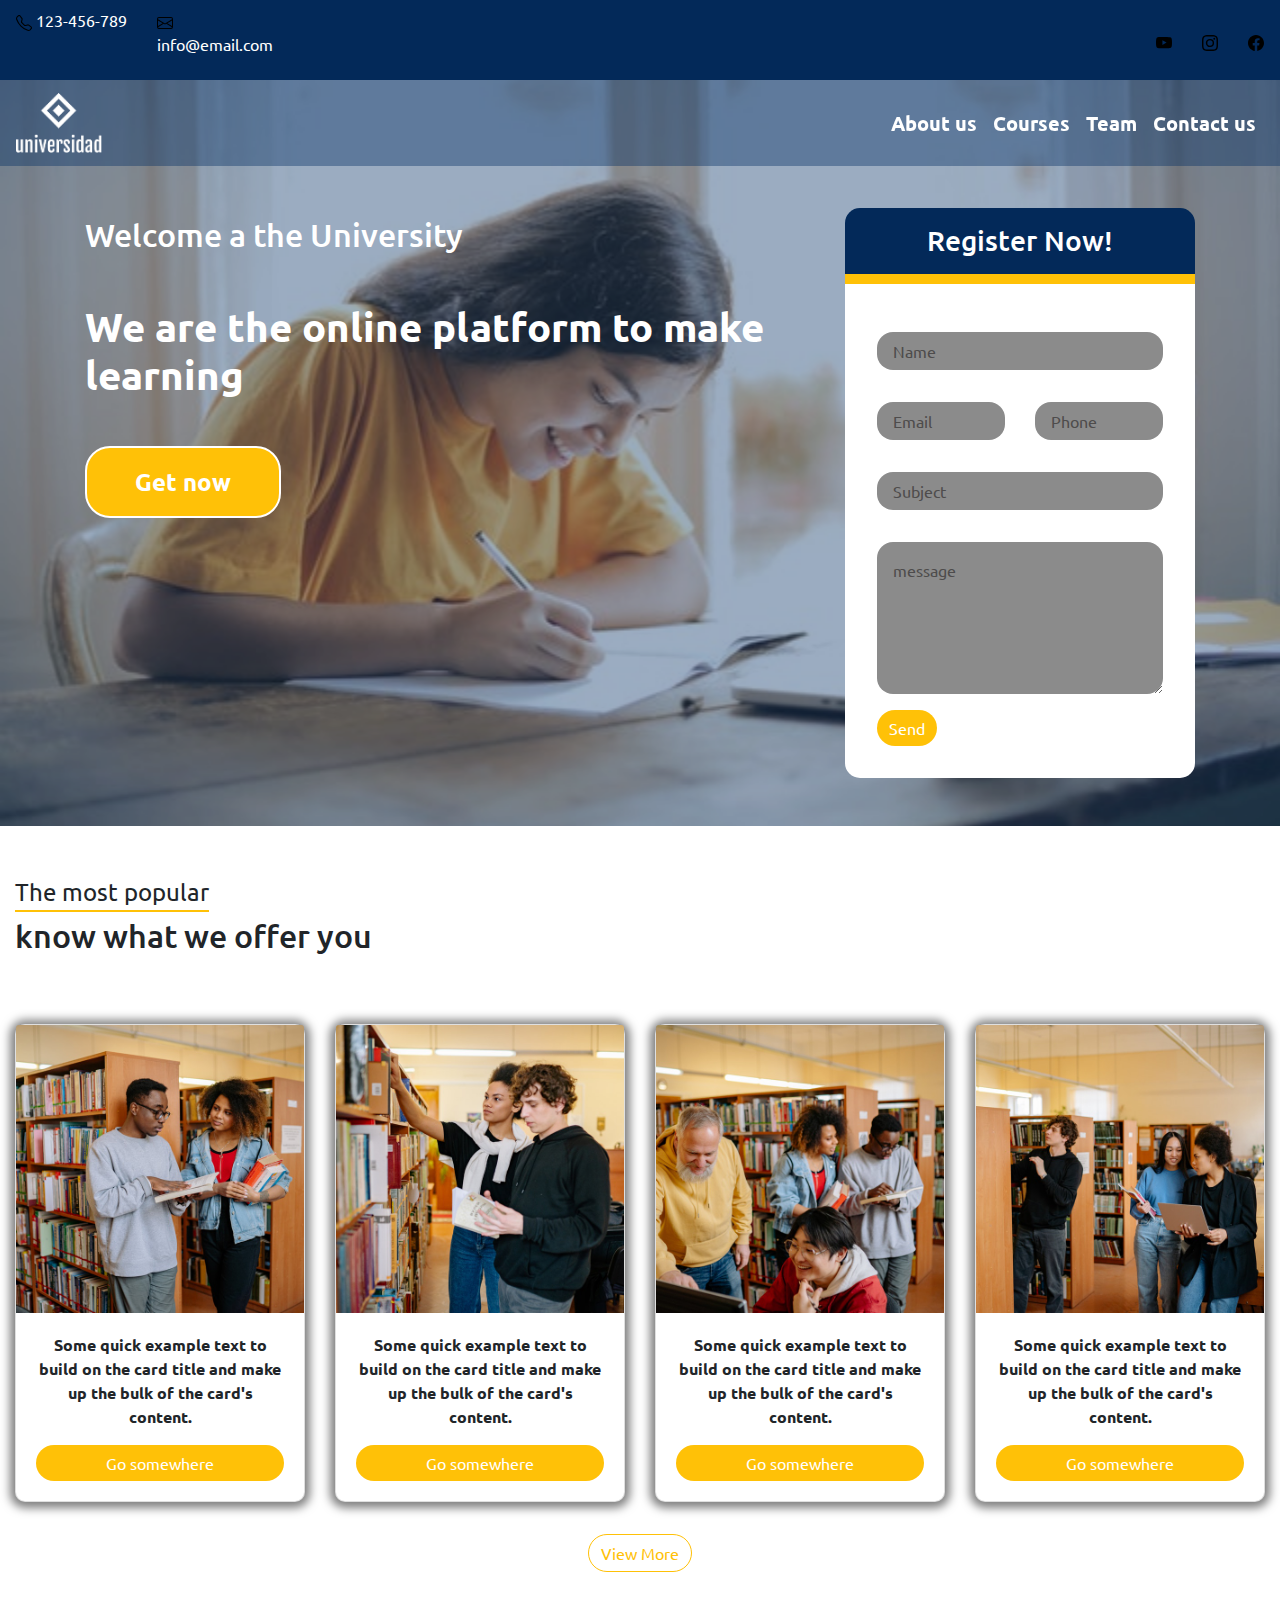
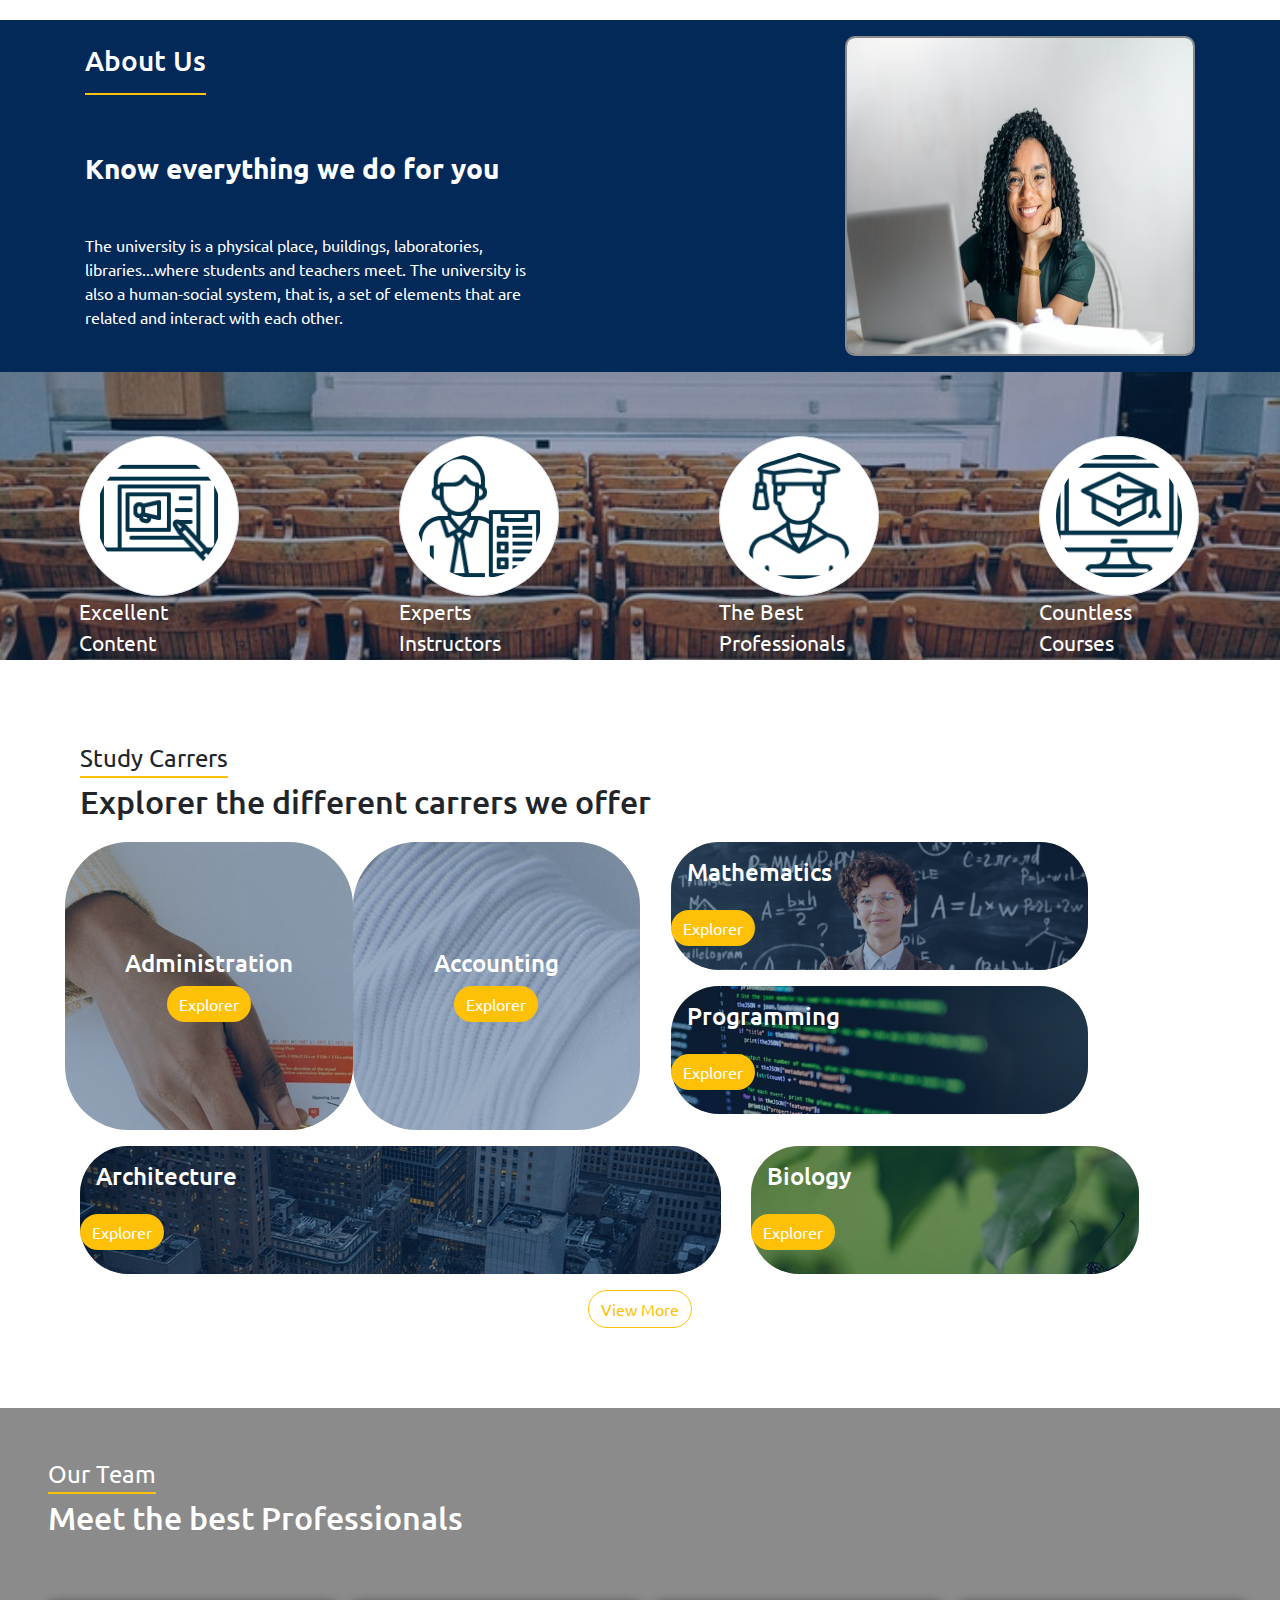
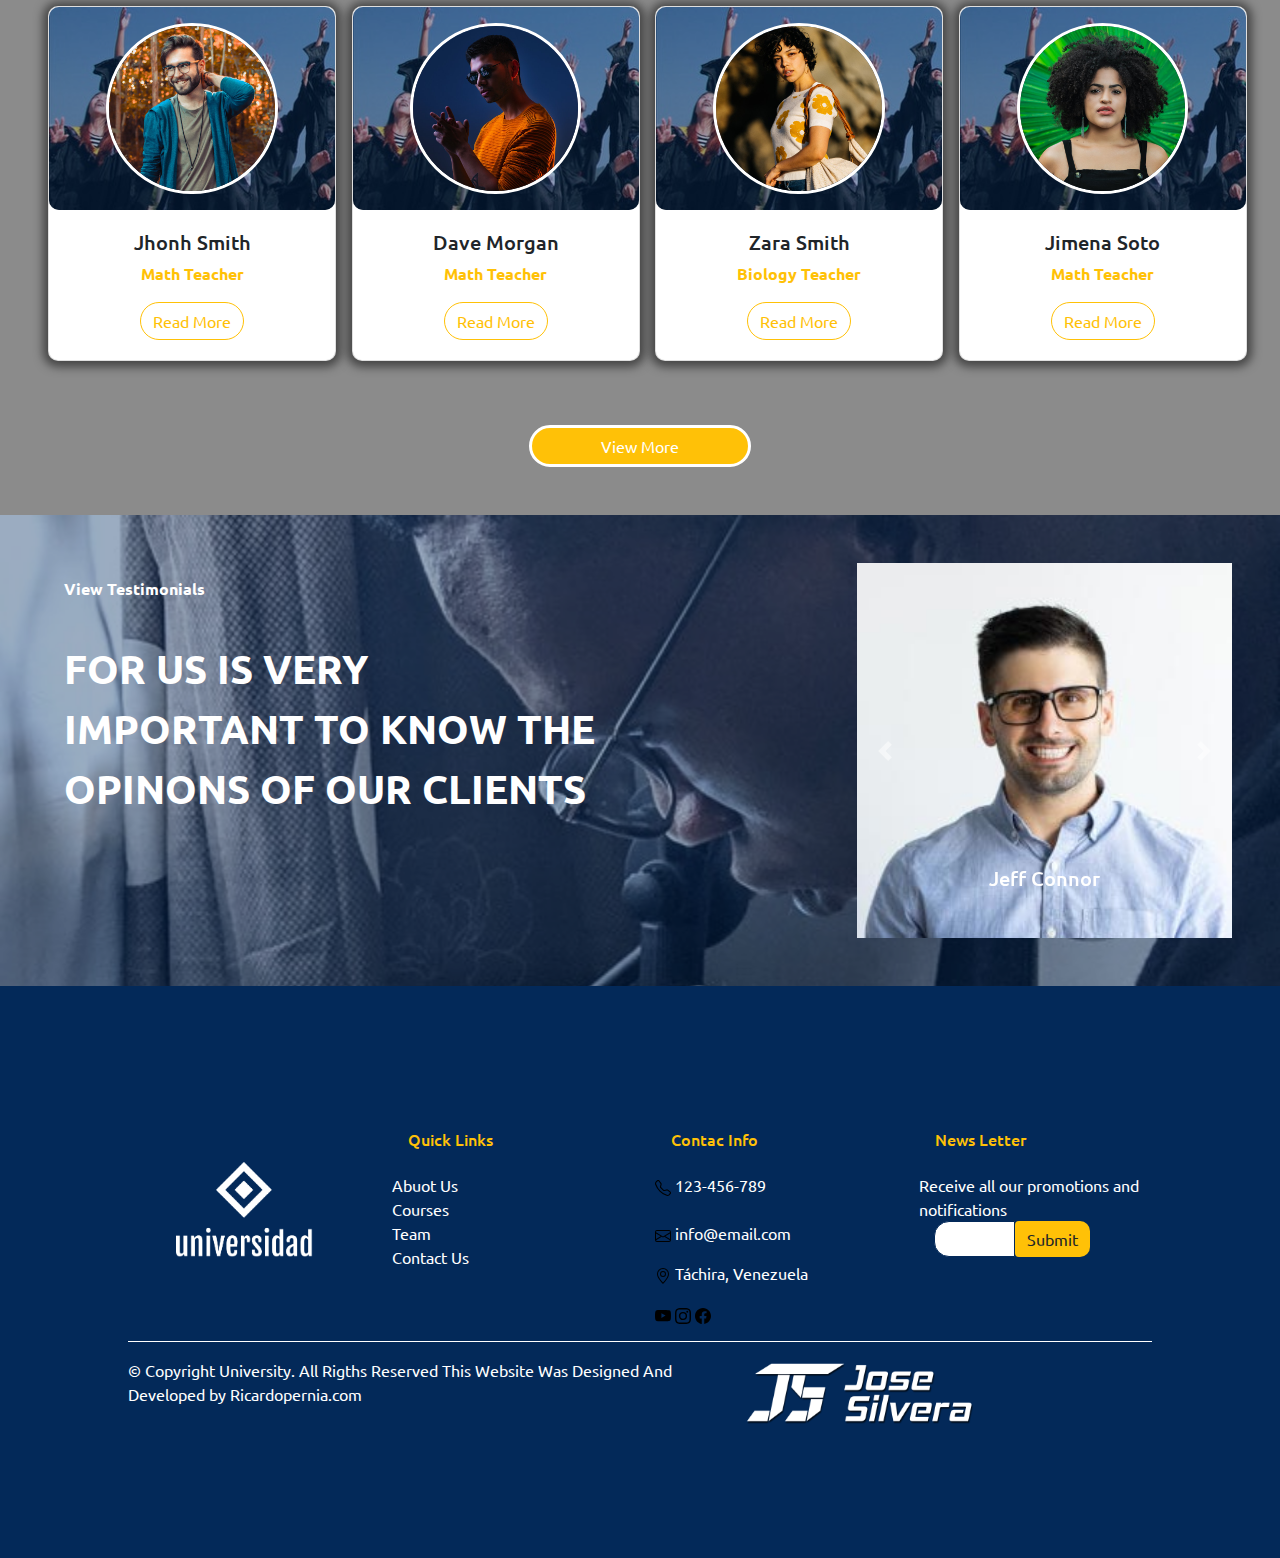
<file: index.html>
<!DOCTYPE html>
<html lang="en">
<head>
    <meta charset="UTF-8">
    <meta http-equiv="X-UA-Compatible" content="IE=edge">
    <meta name="viewport" content="width=device-width, initial-scale=1.0">
    <link rel="stylesheet" href="./styles/bootstrap/css/bootstrap.min.css">
    <link rel="stylesheet" href="./styles/styles.css">
    <title>Document</title>
</head>

<body>
    <div class="container-fluid header-fixed">
        <div class="row">
            <div class="navbar-section">
                <nav class="navbar navbar-light app-navbar-info">
                    <div class="row">
                        <div class="col">
                            <span class="app-link">
                             <img class="item" src="./assets/telephone.svg">
                             123-456-789
                            </span>
                        </div>
                        <div class="col">
                            <span class="app-link">
                                <a href="https://mail.google.com/mail/u/0/#inbox">
                                    <img class="item" src="./assets/envelope.svg">
                                    
                                </a>
                             <p class="text-white">info@email.com</p>
                            </span>
                        </div>
                        
                        </div>
                        <div class="row">
                            <div class="col">
                                <span class="app-link">
                                    <a href="https://www.youtube.com/c/JoseSilvera" target="_blank">
                                        <img class="item" src="./assets/youtube.svg">
                                    </a>
                                 
                                </span>
                            </div>
                               <a> <div class="col">
                                    <span class="app-link">
                                     <a href="https://www.instagram.com/ijosesilvera/?hl=es" target="_blank">
                                        <img class="item" src="./assets/instagram.svg">
                                     </a>   
                                     
                                    </span>
                                </div> </a>
                                <a> <div class="col">
                                    <span class="app-link">
                                     <a href="https://www.facebook.com/silveraenterprises/" target="_blank">
                                        <img class="item" src="./assets/facebook.svg">
                                     </a>  
                                     
                                    </span>
                                </div> </a>
                  </nav>
            </div>
        </div>
        <div class="row ">
            <nav class="navbar navbar-expand-lg navbar-main " >
                <a class="navbar-brand" href="#">
                    <img class= "app-img" src="./assets/LOGO.png" class="img-thumbnail" >
                </a>
                    
                     
                    <button class="navbar-toggler" type="button" data-toggle="collapse" data-target="#navbarSupportedContent" aria-controls="navbarSupportedContent" aria-expanded="false" aria-label="Toggle navigation">
                      <span class="navbar-toggler-icon"></span>
                    </button>
                  
                    <div class="collapse navbar-collapse" id="navbarSupportedContent">
                      <ul class="navbar-nav ">
                        <li class="nav-item active">
                          <a class="nav-link" href="#about_us">About us<span class="sr-only">(current)</span></a>
                        </li>
                        <li class="nav-item">
                          <a class="nav-link" href="#courses">Courses</a>
                        </li>
                        <li class="nav-item">
                            <a class="nav-link" href="#team">Team</a>
                          </li>
                          <li class="nav-item">
                            <a class="nav-link" href="#contact">Contact us</a>
                          </li>
                        
                        
                      </ul>
                      
                    </div>
                  </nav>
        </div>
        
    </div>
   
<header class="app-header">
    <div class="">
         
    
          <div class="container">
            <div class="row">
                <div class="col-md-8 my-5">
                    <h2 class="text-white my-2">Welcome a the University</h2>
                    <h1 class="text-white app-main my-5">We are the online platform to make learning</h1>
                    <button class="btn btn-warning-default">Get now</button>
                </div>
                <div class="col-md-4 my-5">
                    <h3 class=" app-form h3 text-center text-white">Register Now!</h3>
                    <form action="" class="form-main">
                        
                        <div class="row">
                            <div class="col">
                              <input type="text" class="form-control" placeholder="Name">
                            </div>
                            
                          </div>
                          <div class="row">
                            <div class="col">
                              <input type="text" class="form-control" placeholder="Email">
                            </div>
                            <div class="col">
                              <input type="text" class="form-control" placeholder="Phone">
                            </div>
                          </div>
                          <div class="row">
                            <div class="col">
                              <input type="text" class="form-control" placeholder="Subject">
                            </div>
                          </div>
                          <textarea class="form-control" rows="5" id="message" placeholder="message"></textarea>
                          <button class="btn btn-warning"> Send </button>
                    </form>
                </div>
            </div>
          </div></div>
   
</header>

<div class="container-fluid my-5">
    <div class="row mb-5">
        <div class="col-md-12">
            <li class="info-li">The most popular</li>
            <br>
            <span class="info-span"> know what we offer you </span>
        </div>
    </div>
    <div class="row">
        <div class="col-md-3"><div class="card" style="width: 100%;">
            <img src="./assets/IMAGE CURSO 1.jpg" class="card-img-top" alt="...">
            <div class="card-body">
              <p class="card-text">Some quick example text to build on the card title and make up the bulk of the card's content.</p>
              <a href="#" class="btn btn-warning">Go somewhere</a>
            </div>
          </div></div>
        <div class="col-md-3"><div class="card" style="width: 100%;">
            <img src="./assets/IMAGE CURSO 2.jpg" class="card-img-top" alt="...">
            <div class="card-body">
              <p class="card-text">Some quick example text to build on the card title and make up the bulk of the card's content.</p>
              <a href="#" class="btn btn-warning">Go somewhere</a>
            </div>
          </div></div>
        <div class="col-md-3"><div class="card" style="width: 100%;">
            <img src="./assets/IMAGE CURSO 3.jpg" class="card-img-top" alt="...">
            <div class="card-body">
              <p class="card-text">Some quick example text to build on the card title and make up the bulk of the card's content.</p>
              <a href="#" class="btn btn-warning">Go somewhere</a>
            </div>
          </div></div>
        <div class="col-md-3"><div class="card" style="width: 100%;">
            <img src="./assets/IMAGE CURSO 4.jpg" class="card-img-top" alt="...">
            <div class="card-body">
              <p class="card-text">Some quick example text to build on the card title and make up the bulk of the card's content.</p>
              <a href="#" class="btn btn-warning">Go somewhere</a>
            </div>
          </div></div>
    </div>
    <div class="container container-button">
        <button class="btn btn-outline-warning">View More</button>
    </div>
    </div>
</div>
<div class="app-medium " id="about_us">
    <div class="background-medium"> 
        <div  class="container ">
            
            <div class="row">
                <div class="col-md-5 my-3">
                    <h3 class="text-white my-2 app-about">About Us</h3>
                    
                    <h3 class="text-white app-main my-5">Know everything we do for you</h3>
                    <p class="text-white ">
                        The university is a physical place, buildings, laboratories, libraries...where students and teachers meet. The university is also a human-social system, that is, a set of elements that are related and interact with each other.
                    </p>
                    
                </div>
                <div class="col-md-3 my-3"></div>
                <div class="col-md-4 my-3" >
                    <a class=" " href="#">
                        <img class= "medium-img" src="./assets/IMAGE ABOUT US.jpg" class="img-thumbnail" >
                    </a>
                </div>
            </div>
        
    
        


    </div>
</div>  
<div class="container-fluid app-aside">
   <div class="row background-overlay-aside">
    <div class="col-md-3">
        <div class="app-card">
            <div class="card-aside-header">
                <img src="./assets/ICONO 1.png" class="item-img img-thumbnail">
            </div>
            <div class="card-aside-body">
                <span class="text-white text-center">Excellent Content</span>
            </div>
        </div>
   </div>
    <div class="col-md-3">
        <div class="app-card">
        <div class="card-aside-header">
            <img src="./assets/ICONO 2.png" class="item-img img-thumbnail">
        </div>
        <div class="card-aside-body">
            <span class="text-white text-center">Experts Instructors</span>
        </div>
    </div>

</div>
    <div class="col-md-3"> 
        <div class="app-card">
        <div class="card-aside-header ">
            <img src="./assets/ICONO 3.png" class="item-img img-thumbnail">
        </div>
        <div class="card-aside-body">
            <span class="text-white text-center">The Best Professionals</span>
        </div>
    </div></div>
    <div class="col-md-3"> 
        <div class="app-card">
        <div class="card-aside-header">
            <img src="./assets/ICONO 4.png" class="item-img img-thumbnail">
        </div>
        <div class="card-aside-body">
            <span class="text-white text-center">Countless Courses</span>
        </div>
    </div></div>
   </div>
</div>    
<div class="container-fluid app-carrers" id="courses">
    <div class="row">
        <div class="col-md-12">
            <li class="info-li">Study Carrers</li>
            <br>
            <span class="info-span">Explorer the different carrers we offer </span>
        </div>
    </div>
    <div class="row">
        <div class="col-md-3 contain-carrer">
            
                <h4 class="text-carrer">Administration</h4>
                <button class="btn btn-warning">Explorer</button>
            
        </div>
            
        <div class="col-md-3 contain-carrer-info">
            
                <h4 class="text-carrer">Accounting</h4>
            <button class="btn btn-warning">Explorer</button>
            
        </div>

        <div class="col-md-5">
            
            <div class="carrer-maths">
                <h4 class="text-white p-3">Mathematics</h4>
                <button class="btn btn-warning">Explorer</button>
            </div>
          
      
              <div class="carrer-developer">
                <h4 class="text-white p-3">Programming</h4>
                <button class="btn btn-warning">Explorer</button>
              </div>
          
        </div>       
    </div>
    <div class="row">
        <div class="col-md-7">
            <div class="carrer-architecture">
                <h4 class="text-white p-3">Architecture</h4>
                <button class="btn btn-warning">Explorer</button>
            </div>
        </div>
        <div class="col-md-4">
            <div class="carrer-biology">
                <h4 class="text-white p-3">Biology</h4>
                <button class="btn btn-warning">Explorer</button>
            </div>
        </div>
    </div>
    <div class="container container-button">
        <button class="btn btn-outline-warning">View More</button>
    </div>
    </div>
</div>
<div class="container-fluid container-team" id="team">
    <div class="row">
        <div class="col-md-12">
            <li class="info-li text-white"> Our Team</li>
            <br>
            <span class="info-span text-white"> Meet the best Professionals </span>
        </div>
    </div>
    <div class="row my-5">
        <div class="col-md-3">
            <div class="card" style="width: 18rem;"> 
                <div class="background-img">
                <img class="rounded-circle" src="./assets/IMAGE TEAM 1.jpg">
                </div>
                <div class="card-body">
                    <h5 class="text-center text-black"> Jhonh Smith</h5>
                    <p class="card-text text-warning"> Math Teacher </p>
                    <a href="#" class="btn btn-outline-warning">Read More</a>
                </div>
            
           

            </div>
        </div> 
        <div class="col-md-3"><div class="card" style="width: 18rem;">
            <div class="background-img">
            <img class="rounded-circle" src="./assets/IMAGE TEAM 2.jpg">
            </div>
            <div class="card-body">
                <h5 class="text-center text-black"> Dave Morgan</h5>
                <p class="card-text text-warning"> Math Teacher </p>
                <a href="#" class="btn btn-outline-warning">Read More</a>
            </div>
        
       

        </div></div>
        <div class="col-md-3"><div class="card" style="width: 18rem;"> 
            <div class="background-img">
            <img class="rounded-circle" src="./assets/IMAGE TEAM 3.jpg">
            </div>
            <div class="card-body">
                <h5 class="text-center text-black"> Zara Smith</h5>
                <p class="card-text text-warning"> Biology Teacher </p>
                <a href="#" class="btn btn-outline-warning">Read More</a>
            </div>
        
       

        </div></div>
        <div class="col-md-3"><div class="card" style="width: 18rem;">
            <div class="background-img">
                <img class="rounded-circle" src="./assets/IMAGE TEAM 4.jpg">
            </div> 
            
            <div class="card-body">
                <h5 class="text-center text-black"> Jimena Soto</h5>
                <p class="card-text text-warning"> Math Teacher </p>
                <a href="#" class="btn btn-outline-warning">Read More</a>
            </div>
        
       

        </div></div>
        
    </div>
    <div class="container container-button">
        <button class="btn btn-warning" style="border: 3px solid white; width: 20%; ">View More</button>
    </div>

</div>
<div class="container-testimonials">
    <div class="row">
        <div class="col-md-6">
            <div class="text-testimonials">
                <h6>View Testimonials</h6>
                <p>FOR US IS VERY IMPORTANT TO KNOW THE OPINONS OF OUR CLIENTS</p>

            </div>
        </div>
        <div class="col-md-2"></div>
        <div class="col-md-4">
        <div id="carouselExampleControls" class="carousel slide" data-ride="carousel">

        <div class="carousel-inner">
            <div class="carousel-item active">
                
                <img src="./assets/person_1.jpg" class="d-block w-100" alt="">
                <div class="carousel-caption d-none d-md-block">
                    <h5>Jeff Connor</h5>
                    
                </div>
            </div>
            <div class="carousel-item">
                <img src="./assets/person_2.jpg" class="d-block w-100" alt="">
                <div class="carousel-caption d-none d-md-block">
                    <h5>Amelia Smith</h5>
                   
                </div>
            </div>
            <div class="carousel-item">
                <img src="./assets/person_3.jpg" class="d-block w-100" alt="">
                <div class="carousel-caption d-none d-md-block">
                    <h5>Emily Jones</h5>
                   
                </div>
            </div>
            <div class="carousel-item">
                <img src="./assets/person_4.jpg" class="d-block w-100" alt="">
                <div class="carousel-caption d-none d-md-block">
                    <h5>Noah Miller</h5>
                   
                </div>
            </div>
            <div class="carousel-item">
                <img src="./assets/person_5.jpg" class="d-block w-100" alt="">
                <div class="carousel-caption d-none d-md-block">
                    <h5>Ava William</h5>
                   
                </div>
            </div>
        </div>
        <a class="carousel-control-prev" href="#carouselExampleControls" role="button" data-slide="prev">
            <span class="carousel-control-prev-icon" aria-hidden="true"></span>
            <span class="sr-only">Previous</span>
        </a>
        <a class="carousel-control-next" href="#carouselExampleControls" role="button" data-slide="next">
            <span class="carousel-control-next-icon" aria-hidden="true"></span>
            <span class="sr-only">Next</span>
        </a>

    </div>
        </div>
        
    </div>
</div>


<div class="container-fluid container-footer" id="contact">
    <div class="row">
        <div class="col-md-3">
            <img class="img-fluid p-5" src="./assets/LOGO.png">
        </div>
        <div class="col-md-3">
            <h6 class="text-warning p-3">Quick Links</h6>
            <a class="text-white text-center">Abuot Us</a>
            <br>
            <a class="text-white text-center">Courses</a>
            <br>
            <a class="text-white text-center">Team</a>
            <br>
            <a class="text-white text-center">Contact Us</a>
            
        </div>
        <div class="col-md-3">
            <h6 class="text-warning p-3">Contac Info </h6>
            <span class="app-link">
                <img class="item" src="./assets/telephone.svg">
                123-456-789
               </span>
               <br>
               <br>
               <span class="app-link">
                
                <p class="text-white">
                    <a href="https://mail.google.com/mail/u/0/#inbox">
                        <img class="item" src="./assets/envelope.svg">
                    
                    </a>
                    info@email.com</p>
               </span>
            
               <span class="app-link">
                
                     <p class="text-white">
                    <a href="https://www.google.co.ve/maps/@10.4939513,-66.8511969,18z?hl=es-419">
                        <img class="item" src="./assets/geo-alt.svg">
                    </a>   
                    Táchira, Venezuela</p>
                
               </span>
               <span class="app-link">
                <a href="https://www.youtube.com/c/JoseSilvera" target="_blank">

                    <img class="item" src="./assets/youtube.svg">
                </a>
               </span>
               <span class="app-link">
                <a href="https://www.instagram.com/ijosesilvera/?hl=es" target="_blank">
                    <img class="item" src="./assets/instagram.svg">
                 </a>  
               </span>
               <span class="app-link">
                <a href="https://www.facebook.com/silveraenterprises/" target="_blank">
                                <img class="item" src="./assets/facebook.svg">
                             </a>  
               </span>

        </div>
        <div class="col-md-3">
            <h6 class="text-warning p-3">News Letter</h6>
            <a class="text-white text-center">Receive all our promotions and notifications</a>
            <div class="col-auto">
                <div class="footer-form">
                    <input type="text" class=" input-form" id="inlineFormInputGroup" placeholder="">
                
                    <a class=" btn-form btn btn-info">Submit</a>
                </div>
                
        
                  
              
              </div>
        </div>

    </div>
    <hr>
    <div class="row">
        <div class="col-md-7">
            <p class="text-white"> © Copyright University. All Rigths Reserved This Website Was Designed And Developed by Ricardopernia.com</p>
         </div>
         <div class="col-md-3">
             <img class="img-fluid" src="./assets/logo Silvera Enterprises.png">
     
         </div>
    </div>
    
</div>
     
<script src="https://code.jquery.com/jquery-3.2.1.slim.min.js" integrity="sha384-KJ3o2DKtIkvYIK3UENzmM7KCkRr/rE9/Qpg6aAZGJwFDMVNA/GpGFF93hXpG5KkN" crossorigin="anonymous"></script>
<script src="https://cdnjs.cloudflare.com/ajax/libs/popper.js/1.12.9/umd/popper.min.js" integrity="sha384-ApNbgh9B+Y1QKtv3Rn7W3mgPxhU9K/ScQsAP7hUibX39j7fakFPskvXusvfa0b4Q" crossorigin="anonymous"></script>
<script src="https://maxcdn.bootstrapcdn.com/bootstrap/4.0.0/js/bootstrap.min.js" integrity="sha384-JZR6Spejh4U02d8jOt6vLEHfe/JQGiRRSQQxSfFWpi1MquVdAyjUar5+76PVCmYl" crossorigin="anonymous"></script>

   
    <script>
        $('#carouselExampleControls').carousel
        ({
            interval: 2000,
    
    
        })
    </script>
</body>
</html>
</file>
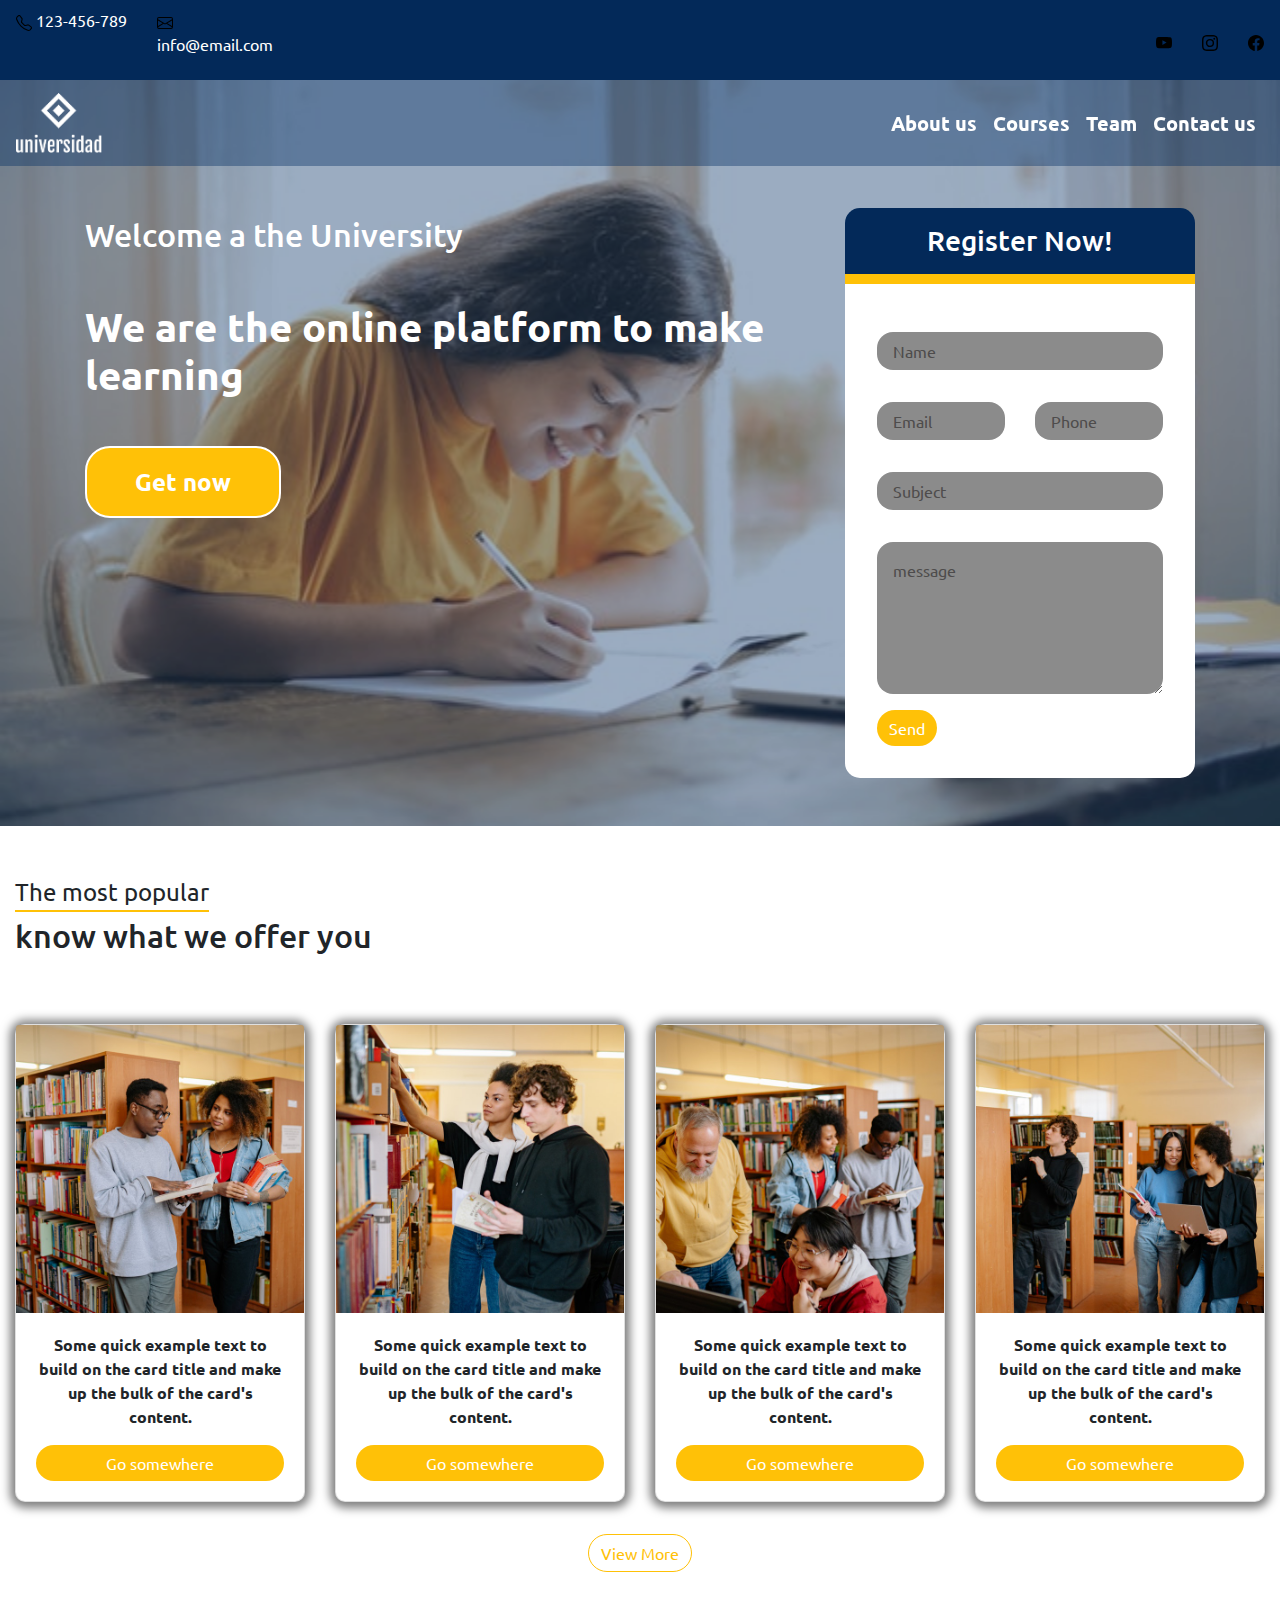
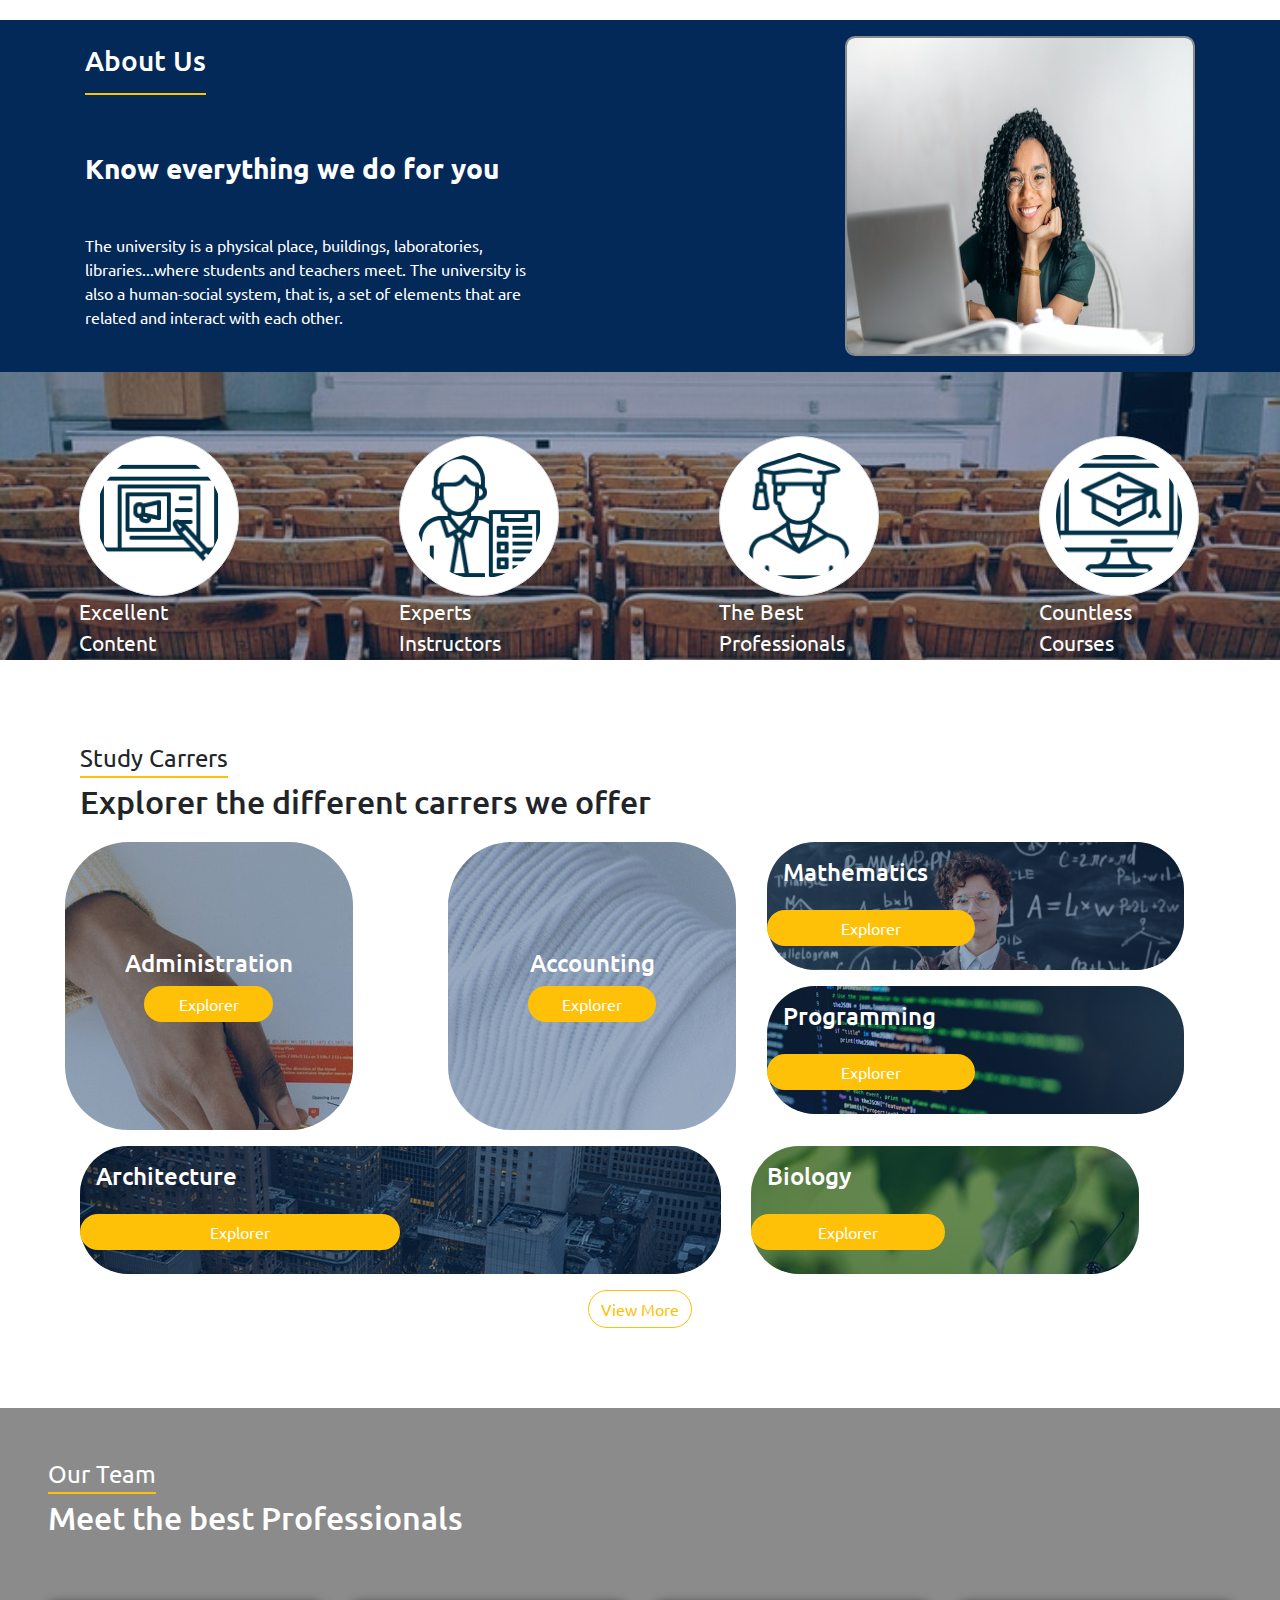
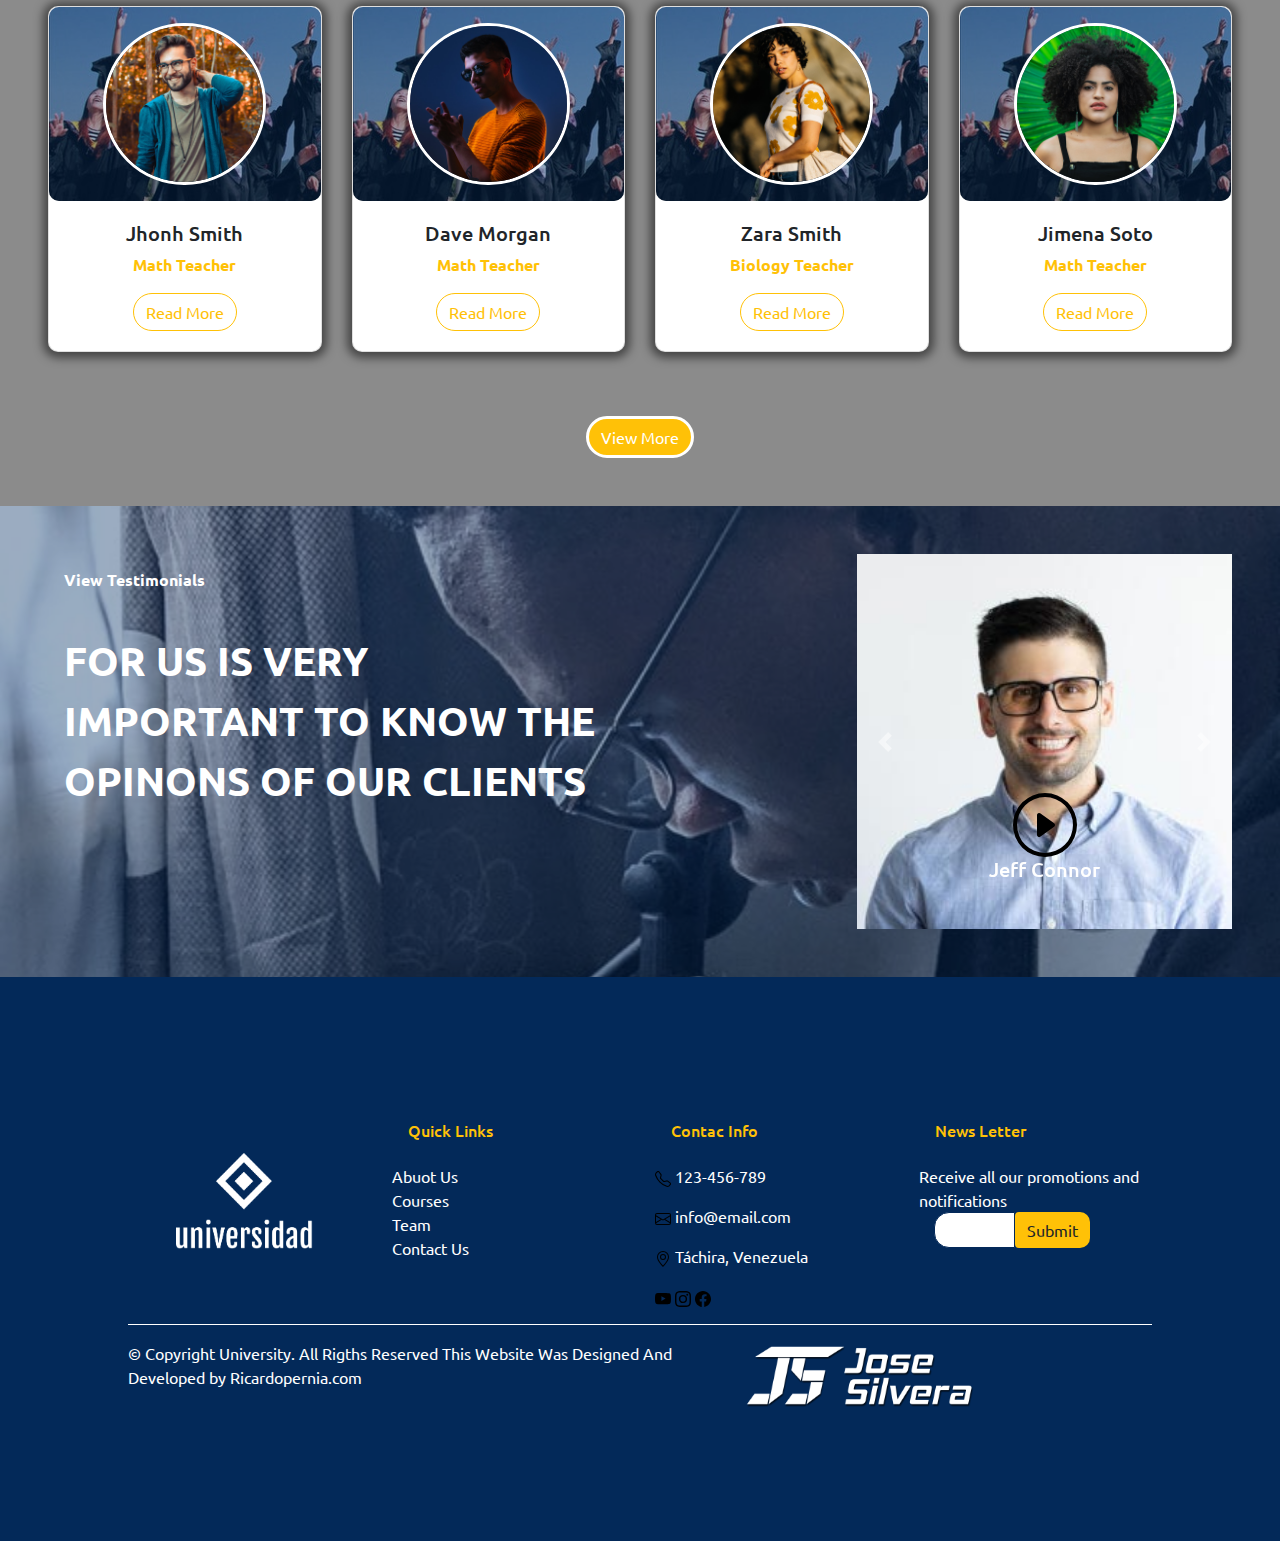
<file: index2.html>
<!DOCTYPE html>
<html lang="en">
<head>
    <meta charset="UTF-8">
    <meta http-equiv="X-UA-Compatible" content="IE=edge">
    <meta name="viewport" content="width=device-width, initial-scale=1.0">
    <link rel="stylesheet" href="./styles/bootstrap/css/bootstrap.min.css">
    <link rel="stylesheet" href="./styles/styles.css">
    <title>Document</title>
</head>

<body>
    <div class="container-fluid header-fixed">
        <div class="row">
            <div class="navbar-section">
                <nav class="navbar navbar-light app-navbar-info">
                    <div class="row">
                        <div class="col">
                            <span class="app-link">
                                <p class="text-white">
                                    <a href="https://web.whatsapp.com/">
                                        <img class="item" src="./assets/telephone.svg">
                                    
                                    </a>
                                    123-456-789</p>
                            </span>
                        </div>
                        <div class="col">
                            <span class="app-link">
                                <a href="https://mail.google.com/mail/u/0/#inbox">
                                    <img class="item" src="./assets/envelope.svg">
                                    
                                </a>
                             <p class="text-white">info@email.com</p>
                            </span>
                        </div>
                        
                        </div>
                        <div class="row">
                            <div class="col">
                                <span class="app-link">
                                    <a href="https://www.youtube.com/c/JoseSilvera" target="_blank">
                                        <img class="item" src="./assets/youtube.svg">
                                    </a>
                                 
                                </span>
                            </div>
                               <a> <div class="col">
                                    <span class="app-link">
                                     <a href="https://www.instagram.com/ijosesilvera/?hl=es" target="_blank">
                                        <img class="item" src="./assets/instagram.svg">
                                     </a>   
                                     
                                    </span>
                                </div> </a>
                                <a> <div class="col">
                                    <span class="app-link">
                                     <a href="https://www.facebook.com/silveraenterprises/" target="_blank">
                                        <img class="item" src="./assets/facebook.svg">
                                     </a>  
                                     
                                    </span>
                                </div> </a>
                  </nav>
            </div>
        </div>
        <div class="row ">
            <nav class="navbar navbar-expand-lg navbar-main " >
                <a class="navbar-brand" href="#">
                    <img class= "app-img" src="./assets/LOGO.png" class="img-thumbnail" >
                </a>
                    
                     
                    <button class="navbar-toggler" type="button" data-toggle="collapse" data-target="#navbarSupportedContent" aria-controls="navbarSupportedContent" aria-expanded="false" aria-label="Toggle navigation">
                      <span class="navbar-toggler-icon"></span>
                    </button>
                  
                    <div class="collapse navbar-collapse" id="navbarSupportedContent">
                      <ul class="navbar-nav ">
                        <li class="nav-item active">
                          <a class="nav-link" href="#about_us">About us<span class="sr-only">(current)</span></a>
                        </li>
                        <li class="nav-item">
                          <a class="nav-link" href="#courses">Courses</a>
                        </li>
                        <li class="nav-item">
                            <a class="nav-link" href="#team">Team</a>
                          </li>
                          <li class="nav-item">
                            <a class="nav-link" href="#contact">Contact us</a>
                          </li>
                        
                        
                      </ul>
                      
                    </div>
                  </nav>
        </div>
        
    </div>
   
<header class="app-header">
    <div class="">
         
    
          <div class="container">
            <div class="row">
                <div class="col-md-8 my-5">
                    <h2 class="text-white my-2">Welcome a the University</h2>
                    <h1 class="text-white app-main my-5">We are the online platform to make learning</h1>
                    <button class="btn btn-warning-default">Get now</button>
                </div>
                <div class="col-md-4 my-5">
                    <h3 class=" app-form h3 text-center text-white">Register Now!</h3>
                    <form action="" class="form-main">
                        
                        <div class="row">
                            <div class="col">
                              <input type="text" class="form-control" placeholder="Name">
                            </div>
                            
                          </div>
                          <div class="row">
                            <div class="col">
                              <input type="text" class="form-control" placeholder="Email">
                            </div>
                            <div class="col">
                              <input type="text" class="form-control" placeholder="Phone">
                            </div>
                          </div>
                          <div class="row">
                            <div class="col">
                              <input type="text" class="form-control" placeholder="Subject">
                            </div>
                          </div>
                          <textarea class="form-control" rows="5" id="message" placeholder="message"></textarea>
                          <button class="btn btn-warning"> Send </button>
                    </form>
                </div>
            </div>
          </div></div>
   
</header>

<div class="container-fluid my-5">
    <div class="row mb-5">
        <div class="col-md-12">
            <li class="info-li">The most popular</li>
            <br>
            <span class="info-span"> know what we offer you </span>
        </div>
    </div>
    <div class="row">
        <div class="col-md-3"><div class="card" style="width: 100%;">
            <img src="./assets/IMAGE CURSO 1.jpg" class="card-img-top" alt="...">
            <div class="card-body">
              <p class="card-text">Some quick example text to build on the card title and make up the bulk of the card's content.</p>
              <a href="#" class="btn btn-warning">Go somewhere</a>
            </div>
          </div></div>
        <div class="col-md-3"><div class="card" style="width: 100%;">
            <img src="./assets/IMAGE CURSO 2.jpg" class="card-img-top" alt="...">
            <div class="card-body">
              <p class="card-text">Some quick example text to build on the card title and make up the bulk of the card's content.</p>
              <a href="#" class="btn btn-warning">Go somewhere</a>
            </div>
          </div></div>
        <div class="col-md-3"><div class="card" style="width: 100%;">
            <img src="./assets/IMAGE CURSO 3.jpg" class="card-img-top" alt="...">
            <div class="card-body">
              <p class="card-text">Some quick example text to build on the card title and make up the bulk of the card's content.</p>
              <a href="#" class="btn btn-warning">Go somewhere</a>
            </div>
          </div></div>
        <div class="col-md-3"><div class="card" style="width: 100%;">
            <img src="./assets/IMAGE CURSO 4.jpg" class="card-img-top" alt="...">
            <div class="card-body">
              <p class="card-text">Some quick example text to build on the card title and make up the bulk of the card's content.</p>
              <a href="#" class="btn btn-warning">Go somewhere</a>
            </div>
          </div></div>
    </div>
    <div class="container container-button">
        <button class="btn btn-outline-warning">View More</button>
    </div>
    </div>
</div>
<div class="app-medium " id="about_us">
    <div class="background-medium"> 
        <div  class="container ">
            
            <div class="row">
                <div class="col-md-5 my-3">
                    <h3 class="text-white my-2 app-about">About Us</h3>
                    
                    <h3 class="text-white app-main my-5">Know everything we do for you</h3>
                    <p class="text-white ">
                        The university is a physical place, buildings, laboratories, libraries...where students and teachers meet. The university is also a human-social system, that is, a set of elements that are related and interact with each other.
                    </p>
                    
                </div>
                <div class="col-md-3 my-3"></div>
                <div class="col-md-4 my-3" >
                    <a class=" " href="#">
                        <img class= "medium-img" src="./assets/IMAGE ABOUT US.jpg" class="img-thumbnail" >
                    </a>
                </div>
            </div>
        
    
        


    </div>
</div>  
<div class="container-fluid app-aside">
   <div class="row background-overlay-aside">
    <div class="col-md-3">
        <div class="app-card">
            <div class="card-aside-header">
                <img src="./assets/ICONO 1.png" class="item-img img-thumbnail">
            </div>
            <div class="card-aside-body">
                <span class="text-white text-center">Excellent Content</span>
            </div>
        </div>
   </div>
    <div class="col-md-3">
        <div class="app-card">
        <div class="card-aside-header">
            <img src="./assets/ICONO 2.png" class="item-img img-thumbnail">
        </div>
        <div class="card-aside-body">
            <span class="text-white text-center">Experts Instructors</span>
        </div>
    </div>

</div>
    <div class="col-md-3"> 
        <div class="app-card">
        <div class="card-aside-header ">
            <img src="./assets/ICONO 3.png" class="item-img img-thumbnail">
        </div>
        <div class="card-aside-body">
            <span class="text-white text-center">The Best Professionals</span>
        </div>
    </div></div>

    <div class="col-md-3"> 
        <div class="app-card">
        <div class="card-aside-header">
            <img src="./assets/ICONO 4.png" class="item-img img-thumbnail">
        </div>
        <div class="card-aside-body">
            <span class="text-white text-center">Countless Courses</span>
        </div>
    </div></div>
   </div>
</div>    
<div class="container-fluid app-carrers" id="courses">
    <div class="row">
        <div class="col-md-12">
            <li class="info-li">Study Carrers</li>
            <br>
            <span class="info-span">Explorer the different carrers we offer </span>
        </div>
    </div>
    <div class="row">
        <div class="col-md-3 contain-carrer">

            
                <h4 class="text-carrer">Administration</h4>
                <button class="btn btn-warning btn-explorer">Explorer</button>
            
        </div>
            <div class="col-md-1"></div>

        <div class="col-md-3 contain-carrer-info">
            
                <h4 class="text-carrer">Accounting</h4>
            <button class="btn btn-warning btn-explorer">Explorer</button>
            
        </div>

        <div class="col-md-5">
            
            <div class="carrer-maths">
                <h4 class="text-white p-3">Mathematics</h4>
                <button class="btn btn-warning btn-explorer">Explorer</button>
            </div>
          
      
              <div class="carrer-developer">
                <h4 class="text-white p-3">Programming</h4>
                <button class="btn btn-warning btn-explorer">Explorer</button>
              </div>
          
        </div>       
    </div>
    <div class="row">
        <div class="col-md-7 xs-12">
            <div class="carrer-architecture">
                <h4 class="text-white p-3">Architecture</h4>
                <button class="btn btn-warning btn-explorer">Explorer</button>
            </div>
        </div>
        <div class="col-md-4">
            <div class="carrer-biology">
                <h4 class="text-white p-3">Biology</h4>
                <button class="btn btn-warning btn-explorer">Explorer</button>
            </div>
        </div>
    </div>
    <div class="container container-button">
        <button class="btn btn-outline-warning">View More</button>
    </div>
    </div>
</div>
<div class="container-fluid container-team" id="team">
    <div class="row">
        <div class="col-md-12">
            <li class="info-li text-white"> Our Team</li>
            <br>
            <span class="info-span text-white"> Meet the best Professionals </span>
        </div>
    </div>
    <div class="row my-5">
        <div class="col-md-3">
            <div class="card" style="width: 100%;"> 
                <div class="background-img">
                <img class="rounded-circle" src="./assets/IMAGE TEAM 1.jpg">
                </div>
                <div class="card-body">
                    <h5 class="text-center text-black"> Jhonh Smith</h5>
                    <p class="card-text text-warning"> Math Teacher </p>
                    <a href="#" class="btn btn-outline-warning">Read More</a>
                </div>
            
           

            </div>
        </div> 
        <div class="col-md-3"><div class="card" style="width: 100%;">
            <div class="background-img">
            <img class="rounded-circle" src="./assets/IMAGE TEAM 2.jpg">
            </div>
            <div class="card-body">
                <h5 class="text-center text-black"> Dave Morgan</h5>
                <p class="card-text text-warning"> Math Teacher </p>
                <a href="#" class="btn btn-outline-warning">Read More</a>
            </div>
        
       

        </div></div>
        <div class="col-md-3"><div class="card" style="width: 100%;"> 
            <div class="background-img">
            <img class="rounded-circle" src="./assets/IMAGE TEAM 3.jpg">
            </div>
            <div class="card-body">
                <h5 class="text-center text-black"> Zara Smith</h5>
                <p class="card-text text-warning"> Biology Teacher </p>
                <a href="#" class="btn btn-outline-warning">Read More</a>
            </div>
        
       

        </div></div>
        <div class="col-md-3"><div class="card" style="width: 100%;">
            <div class="background-img">
                <img class="rounded-circle" src="./assets/IMAGE TEAM 4.jpg">
            </div> 
            
            <div class="card-body">
                <h5 class="text-center text-black"> Jimena Soto</h5>
                <p class="card-text text-warning"> Math Teacher </p>
                <a href="#" class="btn btn-outline-warning">Read More</a>
            </div>
        
       

        </div></div>
        
    </div>
    <div class="container container-button">
        <button class="btn btn-warning" style="border: 3px solid white; ">View More</button>
    </div>

</div>
<div class="container-testimonials">
    <div class="row">
        <div class="col-md-6">
            <div class="text-testimonials">
                <h6>View Testimonials</h6>
                <p>FOR US IS VERY IMPORTANT TO KNOW THE OPINONS OF OUR CLIENTS</p>

            </div>
        </div>
        <div class="col-md-2"></div>
        <div class="col-md-4">
        <div id="carouselExampleControls" class="carousel slide" data-ride="carousel">

        <div class="carousel-inner">
            <div class="carousel-item active">
                
                <img src="./assets/person_1.jpg" class="d-block w-100" alt="">
                <div class="carousel-caption d-none d-md-block">
                    
                    <a href="assets/hero-video.mp4">
                        <img class="item item-client" src="./assets/play-circle.svg">
                    
                    </a>
                    <h5>Jeff Connor</h5>
                </div>
            </div>
            <div class="carousel-item">
                <img src="./assets/person_2.jpg" class="d-block w-100" alt="">
                <div class="carousel-caption d-none d-md-block">
                    <a href="assets/review-1.mp4">
                        <img class="item item-client" src="./assets/play-circle.svg">
                    
                    </a>
                    <h5>Amelia Smith</h5>
                   
                </div>
            </div>
            <div class="carousel-item">
                <img src="./assets/person_3.jpg" class="d-block w-100" alt="">
                <div class="carousel-caption d-none d-md-block">
                    <h5>Emily Jones</h5>
                   
                </div>
            </div>
            <div class="carousel-item">
                <img src="./assets/person_4.jpg" class="d-block w-100" alt="">
                <div class="carousel-caption d-none d-md-block">
                    <h5>Noah Miller</h5>
                   
                </div>
            </div>
            <div class="carousel-item">
                <img src="./assets/person_5.jpg" class="d-block w-100" alt="">
                <div class="carousel-caption d-none d-md-block">
                    <h5>Ava William</h5>
                   
                </div>
            </div>
        </div>
        <a class="carousel-control-prev" href="#carouselExampleControls" role="button" data-slide="prev">
            <span class="carousel-control-prev-icon" aria-hidden="true"></span>
            <span class="sr-only">Previous</span>
        </a>
        <a class="carousel-control-next" href="#carouselExampleControls" role="button" data-slide="next">
            <span class="carousel-control-next-icon" aria-hidden="true"></span>
            <span class="sr-only">Next</span>
        </a>

    </div>
        </div>
        
    </div>
</div>


<div class="container-fluid container-footer" id="contact">
    <div class="row">
        <div class="col-md-3">
            <img class="img-fluid p-5" src="./assets/LOGO.png">
        </div>
        <div class="col-md-3">
            <h6 class="text-warning p-3">Quick Links</h6>
            <a class="text-white text-center">Abuot Us</a>
            <br>
            <a class="text-white text-center">Courses</a>
            <br>
            <a class="text-white text-center">Team</a>
            <br>
            <a class="text-white text-center">Contact Us</a>
            
        </div>
        <div class="col-md-3">
            <h6 class="text-warning p-3">Contac Info </h6>
            <span class="app-link">
                <p class="text-white">
                    <a href="https://web.whatsapp.com/">
                        <img class="item" src="./assets/telephone.svg">
                    
                    </a>
                    123-456-789</p>
               </span>
               
            
               <span class="app-link">
                
                <p class="text-white">
                    <a href="https://mail.google.com/mail/u/0/#inbox">
                        <img class="item" src="./assets/envelope.svg">
                    
                    </a>
                    info@email.com</p>
               </span>
            
               <span class="app-link">
                
                     <p class="text-white">
                    <a href="https://www.google.co.ve/maps/@10.4939513,-66.8511969,18z?hl=es-419">
                        <img class="item" src="./assets/geo-alt.svg">
                    </a>   
                    Táchira, Venezuela</p>
                
               </span>
               <span class="app-link">
                <a href="https://www.youtube.com/c/JoseSilvera" target="_blank">

                    <img class="item" src="./assets/youtube.svg">
                </a>
               </span>
               <span class="app-link">
                <a href="https://www.instagram.com/ijosesilvera/?hl=es" target="_blank">
                    <img class="item" src="./assets/instagram.svg">
                 </a>  
               </span>
               <span class="app-link">
                <a href="https://www.facebook.com/silveraenterprises/" target="_blank">
                                <img class="item" src="./assets/facebook.svg">
                             </a>  
               </span>

        </div>
        <div class="col-md-3">
            <h6 class="text-warning p-3">News Letter</h6>
            <a class="text-white text-center">Receive all our promotions and notifications</a>
            <div class="col-auto">
                <div class="footer-form">
                    <input type="text" class=" input-form" id="inlineFormInputGroup" placeholder="">
                
                    <a class=" btn-form btn btn-info">Submit</a>
                </div>
                
        
                  
              
              </div>
        </div>

    </div>
    <hr>
    <div class="row">
        <div class="col-md-7">
            <p class="text-white"> © Copyright University. All Rigths Reserved This Website Was Designed And Developed by Ricardopernia.com</p>
         </div>
         <div class="col-md-3">
            <a href="https://silveraenterprises.com/"> <img class="img-fluid" src="./assets/logo Silvera Enterprises.png"></a>
             
     
         </div>
    </div>
    
</div>
     
<script src="https://code.jquery.com/jquery-3.2.1.slim.min.js" integrity="sha384-KJ3o2DKtIkvYIK3UENzmM7KCkRr/rE9/Qpg6aAZGJwFDMVNA/GpGFF93hXpG5KkN" crossorigin="anonymous"></script>
<script src="https://cdnjs.cloudflare.com/ajax/libs/popper.js/1.12.9/umd/popper.min.js" integrity="sha384-ApNbgh9B+Y1QKtv3Rn7W3mgPxhU9K/ScQsAP7hUibX39j7fakFPskvXusvfa0b4Q" crossorigin="anonymous"></script>
<script src="https://maxcdn.bootstrapcdn.com/bootstrap/4.0.0/js/bootstrap.min.js" integrity="sha384-JZR6Spejh4U02d8jOt6vLEHfe/JQGiRRSQQxSfFWpi1MquVdAyjUar5+76PVCmYl" crossorigin="anonymous"></script>

   
    <script>
        $('#carouselExampleControls').carousel
        ({
            interval: 2000,
    
    
        })
    </script>
</body>
</html>
</file>
<file: styles/styles.css>
@import url('https://fonts.googleapis.com/css2?family=Ubuntu&display=swap');
html{
    scroll-behavior: smooth;
}
body{
    font-family: 'Ubuntu', sans-serif;
}
.app-header{
    background-image: url('../assets/IMAGEN\ HERO.jpg');
    height: 70%;
    padding-top:10rem;
    background-size: cover;
    box-shadow: inset 0 0 0 1000px rgb(4,47, 100, 0.4);

    
}
.nav-link{
    color: white;
    font-weight: 600;
    font-size: 20px;
}

.navbar-nav{
    margin-left:auto;
}
.navbar-section{
    width: 100%;
}
.navbar-main{
    box-shadow: inset 0 0 0 1000px rgb(4,47, 100, 0.4);

    width: 100%;
    background-color: transparent;
}
.header-fixed{
    position: fixed;
    top:0;
    width: 100%;
    z-index: 2;
}


.app-img{
    height: 3em;
}
.app-main{
    font-weight: bold;
}
.btn-warning-default{
    background-color: #ffc107;
    border-radius: 25px;
    border: 2px solid white;
    padding: 1rem 3rem;
    color: white;
    font-weight: bold;
    font-size: 1.5rem;
}

.btn-warning{
    color: white;
    border-radius: 25px;
    border: none;
    
    


}
.form-control{
    background-color: #8b8b8b;
    border-radius: 1rem;
    border:none;
    color: #dcdcdc;
    margin: 1rem 0;
    padding: 1rem;
}
.form-control::placeholder{
    color: #4e4c4c;
}
.app-form{
    background-color: #032959;
    padding: 1rem;
    width: 100%;
    border-top-left-radius: 15px;
    border-top-right-radius: 15px;
    border-bottom: 10px solid #ffc107;
    margin: 0;
}
.form-main{
    background-color: white;
    padding: 2rem;
    width: 100%;
    border-bottom-left-radius: 15px;
    border-bottom-right-radius: 15px;
}
.background-overlay{
    background-color: rgb(4,47, 100, 0.4);
    height: 100%;

}
.app-navbar-info{
    background-color: #032959;
}
.app-link{

    color: white;
}
.item{
    color: white;
}
.card{
    border-radius: 10px;
    box-shadow: 0px 1px 10px 5px rgba(0, 0, 0, 0.5);
}
.card-text{
    font-weight: bold;
    text-align: center;
}
.info-li{
    display: inline-block;
    font-size: 1.5rem;
    border-bottom:2px solid #ffc107;
   
}
.info-span{
 font-size: 2rem;
 font-weight: 500;  
 
}
.btn-outline-warning{
    border-radius: 25px;
    margin-left:auto;
    margin-right: auto;
    
}
.container-button{
    display: flex;
    justify-content: center;
    margin-top: 1rem;

}
.background-medium{

    background-color: #032959;
    
}
.medium-img{
    border-radius: 10px;
    border: 2px solid #8b8b8b;
    height: 20rem;
    width: 100%;
}
.app-about{
    display: inline-block;
    border-bottom:2px solid #ffc107;
   padding-bottom: 1rem;
}
.app-card{
    width: 100%;
    height: 18rem;
    padding: 4rem;
}
.item-img{
    width: 10rem;
    border-radius: 10rem;
    padding: 1rem;
}
.app-aside{
    background-image: url("../assets/BACKGROUND\ BENEFITS.jpg");
    background-size: cover;
    margin: 0;
}
.card{
    margin-top:1rem;
    margin-bottom: 1rem;
}
.background-overlay-aside{
    background-color: rgb(4,47, 100, 0.4);
    height: 100%;
}
.card-aside-body > span {
    font-size: 1.3rem;
}
.contain-carrer{
    background-image: url("../assets/IMAGE\ \ CATEGORY\ ADMINISTRATION.jpg");
    height: 18rem;
    border-radius: 4rem;

    box-shadow: inset 0 0 0 1000px rgb(4,47, 100, 0.4);
    display: flex;
    flex-direction: column;
    align-items: center;
    justify-content: center;
    margin-top: 1rem;

}
.contain-carrer-info{
    background-image: url("../assets/IMAGE\ \ CATEGORY\ ACCOUNTING.jpg");
    height: 18rem;
    border-radius: 4rem;
    box-shadow: inset 0 0 0 1000px rgb(4,47, 100, 0.4);
    display: flex;
    flex-direction: column;
    align-items: center;
    justify-content: center;
    margin-top: 1rem;
}
.app-carrers{
    padding: 5rem;
    background-color: white;
}

.text-carrer{

    text-align: center;
 
    color: white;
    font-size: 1.5rem;
}
.carrer-maths{
    background-image: url("../assets/IMAGE\ \ CATEGORY\ MATHEMATICS.jpg");
    height: 8rem;
    margin: 1rem;
    background-size: cover;
    border-radius: 3rem;
    box-shadow: inset 0 0 0 1000px rgb(4,47, 100, 0.4);
   
}
.carrer-developer{
    background-image: url("../assets/IMAGE\ \ CATEGORY\ PROGRAMMING.jpg");
    height: 8rem;
    margin: 1rem;
    background-size: cover;
    border-radius: 3rem;
    box-shadow: inset 0 0 0 1000px rgb(4,47, 100, 0.4);
   
}
.carrer-architecture{
    background-image: url("../assets/IMAGE\ \ CATEGORY\ ARCHITECTURE.jpg");
    height: 8rem;
    border-radius: 3rem;
    box-shadow: inset 0 0 0 1000px rgb(4,47, 100, 0.4);
    margin-top: 1rem;
    
}
.carrer-biology{
    background-image: url("../assets/IMAGE\ \ CATEGORY\ BIOLOGY.jpg");
    height: 8rem;
    width: 110%;
    border-radius: 3rem;
    box-shadow: inset 0 0 0 1000px rgb(4,47, 100, 0.4);
    margin-top: 1rem;

}
.background-img{
    background-image: url("../assets/IMAGE\ BACKGROUND\ CARD\ TEAM\ \ \(3\).jpg");
    background-size: cover;
    box-shadow: inset 0 0 0 1000px rgb(4,47, 100, 0.4);
    border-radius: 10px;

}
.container-team{
    padding: 3rem;
    background-color: #8b8b8b;
}
.navbar-toggler{
  
}
.rounded-circle{
    border: 3px solid white;
    text-align: center;
    width: 60%;
    margin-left: 20%;
  
    margin-top: 1rem;
    margin-bottom: 1rem;
}
.container-footer{
    background-color: #032959;
    padding: 8rem;
}
.input-form{
background-color: white;
display: inline-block;
border-top-left-radius: 15px;
border-bottom-left-radius: 15px;
width: 40%;
padding: 0.3rem;
border: 1px solid #032959;
}
.input-form:focus{
    outline-color: #ffc107;
}
.btn-form{
    background-color: #ffc107;
    border-top-right-radius: 10px;
    border-bottom-right-radius: 10px;
    border: none;
    transition: color 200ms linear;
    color: white;
}
.btn-form:hover{
    color: black;
    background-color: #ffc107;
}
.footer-form{
    display:flex;
    flex-direction: row;
}
hr{
    height: 1px;
    background-color: white;
    border: none;

}
.container-testimonials{
    background-image: url("../assets/IMAGE\ TESTIMONIALS.jpg");
    background-size: cover;
    padding: 3rem;
    box-shadow: inset 0 0 0 1000px rgb(4,47, 100, 0.4);
}
.text-testimonials > h6{
    color: white;
    padding: 1rem;
    font-weight: bold;
}
.text-testimonials > p{
    color: white;
    padding: 1rem;
    font-size: 2.5rem;
    font-weight: bold;
}
.app-video{
    border-radius: 2rem;
}
.item-client{
    height: 4rem;
}
.btn-explorer{
    width: 50%;
}
.card-body{
    display: flex;
    flex-direction: column;
    justify-content: center;
    
}
</file>
